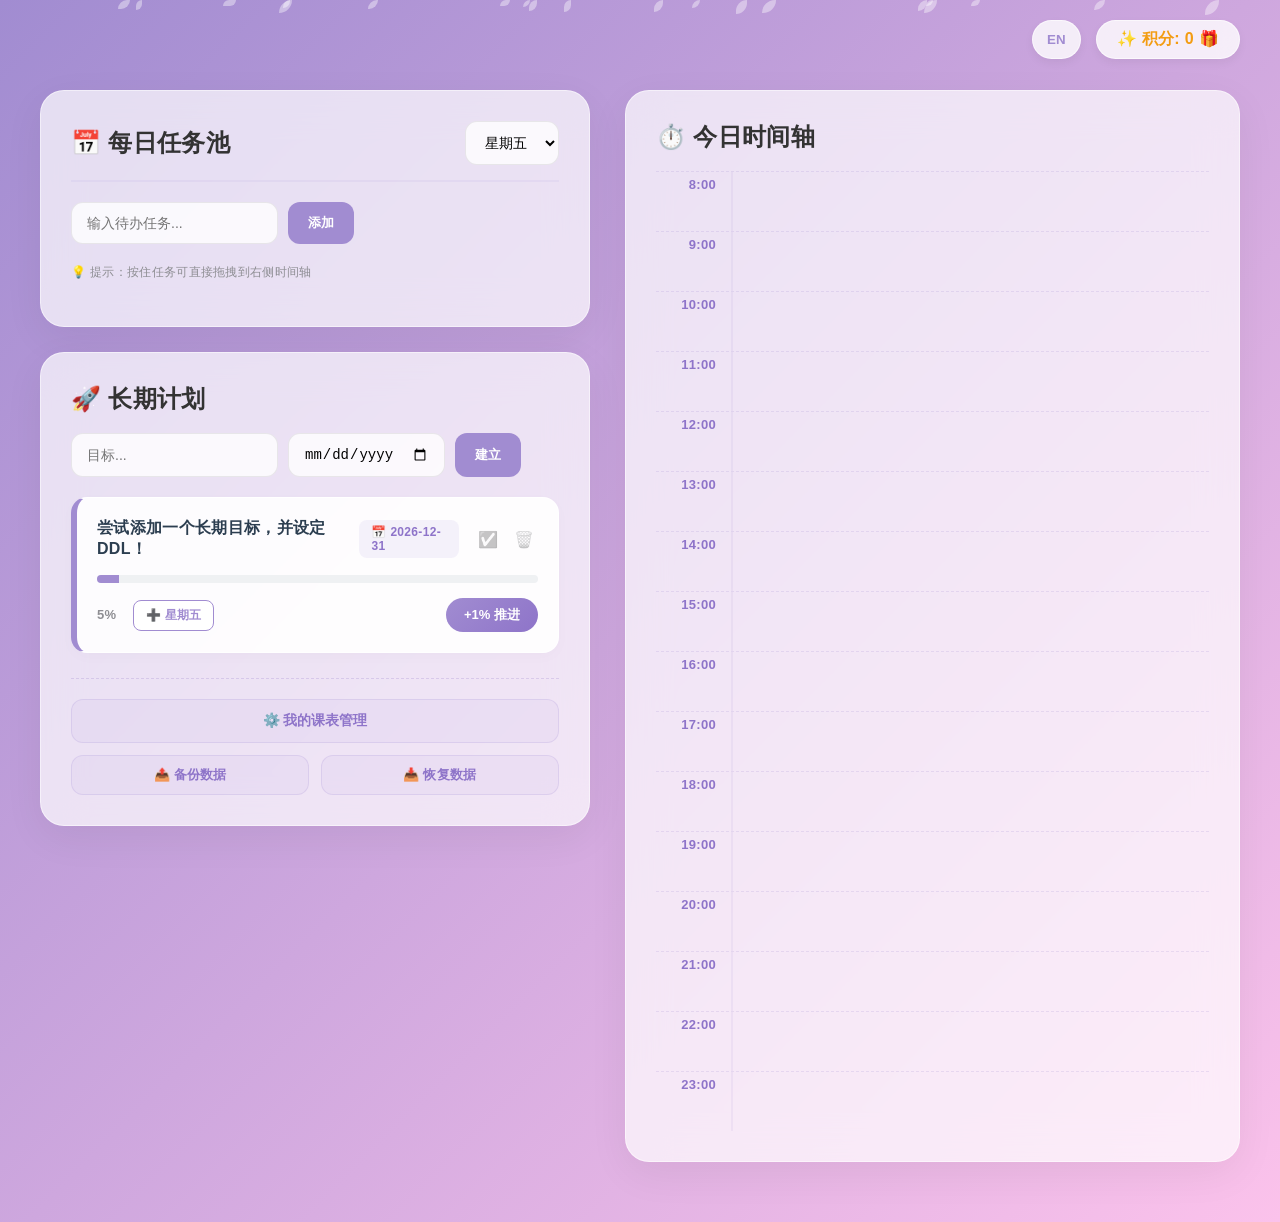
<file: index.html>
<!DOCTYPE html>
<html lang="zh-CN">
<head>
    <meta charset="UTF-8">
    <meta name="viewport" content="width=device-width, initial-scale=1.0">
    <title>我的全能仪表盘 | My Dashboard</title>
    <link rel="stylesheet" href="style.css">
</head>
<body>
    <div id="petal-container"></div>

    <div class="top-controls">
        <button class="mini-lang-btn" onclick="toggleLanguage()" id="langBtnText">EN</button>
        <div class="score-board" id="scoreBoard" onclick="toggleStore()" title="点击打开奖励商城">
            <span id="textScore">✨ 积分: </span><span id="scoreDisplay">0</span> 🎁
        </div>
    </div>

    <div class="main-layout">
        <div class="left-column">
            <div class="dashboard-panel">
                <div class="header-section">
                    <h2 id="textDailyTitle">📅 每日任务池</h2>
                    <select id="daySelector" onchange="changeDay()">
                        <option value="Monday">星期一</option>
                        <option value="Tuesday">星期二</option>
                        <option value="Wednesday">星期三</option>
                        <option value="Thursday">星期四</option>
                        <option value="Friday">星期五</option>
                        <option value="Saturday">星期六</option>
                        <option value="Sunday">星期日</option>
                    </select>
                </div>
                <div class="input-group">
                    <input type="text" id="dailyInput" placeholder="输入待办任务..." onkeypress="if(event.key === 'Enter') addDailyTask()">
                    <button id="btnAddDaily" onclick="addDailyTask()">添加</button>
                </div>
                <div class="drag-hint" id="textDragHint">💡 提示：按住任务可以拖拽到右侧时间轴</div>
                <ul id="dailyList"></ul>
            </div>

            <div class="dashboard-panel project-panel">
                <h2 id="textProjectTitle">🚀 长期计划</h2>
                <div class="input-group">
                    <input type="text" id="projectInput" placeholder="目标...">
                    <input type="date" id="projectDdl">
                    <button id="btnBuildProj" onclick="addProject()">建立</button>
                </div>
                <ul id="projectList"></ul>

                <div class="config-tools">
                    <button class="btn-tool" id="btnSettings" onclick="openSettings()">⚙️ 我的课表管理</button>
                    <div class="tool-group">
                        <button class="btn-tool-small" id="btnBackup" onclick="exportConfig()" title="导出 JSON 配置">📤 备份数据</button>
                        <label class="btn-tool-small btn-upload" id="lblRestore" title="导入 JSON 配置">
                            <span id="textRestore">📥 恢复数据</span> <input type="file" id="importFile" onchange="importConfig(event)" accept=".json" style="display:none;"/>
                        </label>
                    </div>
                </div>
            </div>
        </div>

        <div class="right-column dashboard-panel timeline-panel">
            <h2 id="textTimelineTitle">⏱️ 今日时间轴</h2>
            <div class="timeline-container" id="timelineContainer"></div>
        </div>
    </div>

    <div id="storeModal" class="modal-overlay hidden">
        <div class="modal-content">
            <button class="close-btn" onclick="toggleStore()">×</button>
            <div class="modal-header">
                <h3 id="textStoreTitle">🎁 奖励兑换中心</h3>
            </div>
            <div id="storeList" class="store-grid"></div>
        </div>
    </div>

    <div id="settingsModal" class="modal-overlay hidden">
        <div class="modal-content settings-content">
            <button class="close-btn" onclick="closeSettings()">×</button>
            <div class="modal-header">
                <h3 id="textSettingsTitle">⚙️ 课表排版引擎</h3>
            </div>
            
            <div class="settings-form">
                <select id="settingRepeat" onchange="toggleSettingDay()">
                    <option value="single">单次 (仅特定日期)</option>
                    <option value="workday">工作日重复 (周一至周五)</option>
                    <option value="weekend">周末重复 (周六至周日)</option>
                    <option value="everyday">每天重复</option>
                    <option value="custom">自定义 (多选)</option>
                </select>

                <select id="settingDay" onchange="renderSettingCourses()">
                    <option value="Monday">星期一</option>
                    <option value="Tuesday">星期二</option>
                    <option value="Wednesday">星期三</option>
                    <option value="Thursday">星期四</option>
                    <option value="Friday">星期五</option>
                    <option value="Saturday">星期六</option>
                    <option value="Sunday">星期日</option>
                </select>

                <div id="customDaysWrapper" class="custom-days-group" style="display: none;">
                    <label><input type="checkbox" value="Monday" class="custom-day-cb"> <span class="cb-lbl">一</span></label>
                    <label><input type="checkbox" value="Tuesday" class="custom-day-cb"> <span class="cb-lbl">二</span></label>
                    <label><input type="checkbox" value="Wednesday" class="custom-day-cb"> <span class="cb-lbl">三</span></label>
                    <label><input type="checkbox" value="Thursday" class="custom-day-cb"> <span class="cb-lbl">四</span></label>
                    <label><input type="checkbox" value="Friday" class="custom-day-cb"> <span class="cb-lbl">五</span></label>
                    <label><input type="checkbox" value="Saturday" class="custom-day-cb"> <span class="cb-lbl">六</span></label>
                    <label><input type="checkbox" value="Sunday" class="custom-day-cb"> <span class="cb-lbl">日</span></label>
                </div>

                <input type="text" id="courseName" placeholder="课程名称 (例: 高等数学)">
                
                <div style="display: flex; gap: 10px; align-items: center;">
                    <input type="time" id="courseStartTime" style="flex: 1;" required>
                    <span style="color:#8e8e93; font-size:14px; font-weight:bold;">至</span>
                    <input type="time" id="courseEndTime" style="flex: 1;" required>
                </div>
                
                <button class="btn-push" id="btnAddCourse" style="width: 100%; margin-top: 10px;" onclick="saveCourse()">➕ 批量添加至时间轴</button>
            </div>

            <div class="setting-list-header" id="textExistingClasses">当前预览日已有课程：</div>
            <ul id="settingCourseList" class="setting-course-list"></ul>
        </div>
    </div>

    <script src="schedule.js"></script>
    <script src="script.js"></script>
</body>
</html>
</file>
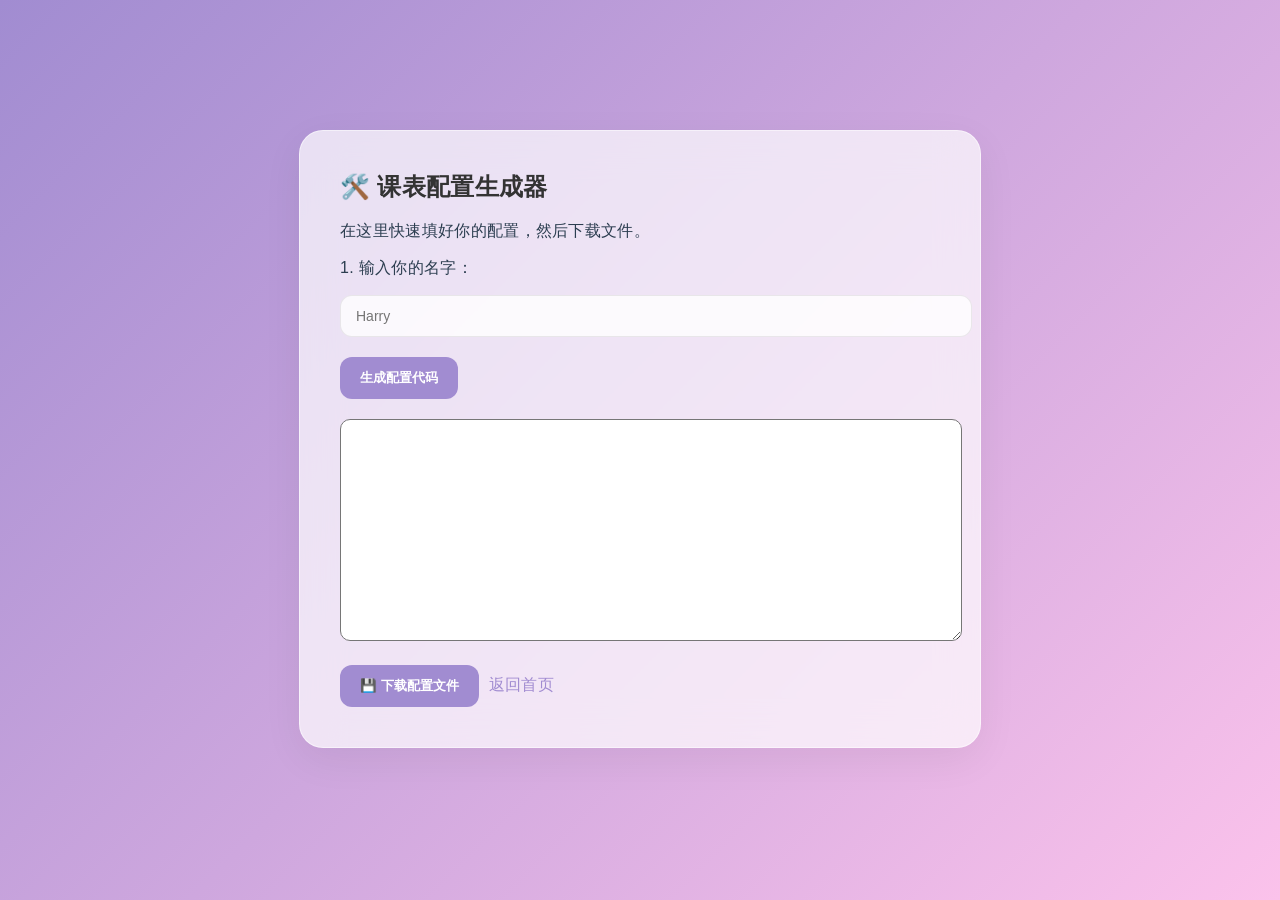
<file: config.html>
<!DOCTYPE html>
<html lang="zh-CN">
<head>
    <meta charset="UTF-8">
    <title>配置生成器 | Schedule Builder</title>
    <link rel="stylesheet" href="style.css">
    <style>
        .config-box { max-width: 600px; margin: 40px auto; padding: 40px; }
        textarea { width: 100%; height: 200px; margin-top: 20px; font-family: monospace; border-radius: 10px; padding: 10px; }
        .nav-btns { margin-top: 20px; display: flex; gap: 10px; }
    </style>
</head>
<body>
    <div class="config-box dashboard-panel">
        <h2>🛠️ 课表配置生成器</h2>
        <p>在这里快速填好你的配置，然后下载文件。</p>
        <div id="step1">
            <p>1. 输入你的名字：</p>
            <input type="text" id="cfgName" style="width:100%" placeholder="Harry">
            <button onclick="generateJSON()" style="margin-top:20px;">生成配置代码</button>
        </div>
        <div id="step2">
            <textarea id="jsonOutput" readonly></textarea>
            <div class="nav-btns">
                <button onclick="downloadCfg()">💾 下载配置文件</button>
                <a href="index.html" style="color:#a18cd1; text-decoration:none; padding-top:10px;">返回首页</a>
            </div>
        </div>
    </div>
    <script>
        function generateJSON() {
            const name = document.getElementById('cfgName').value || "User";
            const template = {
                schedule: {
                    Monday: { classes: [], tasks: [] },
                    Tuesday: { classes: [], tasks: [] },
                    Wednesday: { classes: [], tasks: [] },
                    Thursday: { classes: [], tasks: [] },
                    Friday: { classes: [{text: "示例课程", startHour: 9, endHour: 11}], tasks: [] },
                    Saturday: { classes: [], tasks: [] },
                    Sunday: { classes: [], tasks: [] }
                },
                projects: [{ title: name + " 的首个目标", progress: 0 }],
                score: 0
            };
            document.getElementById('jsonOutput').value = JSON.stringify(template, null, 4);
        }
        function downloadCfg() {
            const data = document.getElementById('jsonOutput').value;
            const blob = new Blob([data], {type: "application/json"});
            const url = URL.createObjectURL(blob);
            const a = document.createElement('a');
            a.href = url; a.download = "schedule_config.json"; a.click();
        }
    </script>
</body>
</html>
</file>
<file: style.css>
/* ========================================== */
/* --- 基础与全局滚动配置 --- */
/* ========================================== */
body { 
    font-family: -apple-system, BlinkMacSystemFont, "PingFang SC", "Microsoft YaHei", sans-serif; 
    background: linear-gradient(135deg, #a18cd1 0%, #fbc2eb 100%); 
    min-height: 100vh; margin: 0; color: #2c3e50; 
    padding: 90px 40px 60px 40px; /* 顶部留出 90px 防止挤压 */
    box-sizing: border-box; 
    overflow-y: auto; overflow-x: hidden; letter-spacing: 0.02em; 
}

#petal-container { position: fixed; top: 0; left: 0; width: 100%; height: 100%; pointer-events: none; z-index: 0; }
.petal { position: absolute; background-color: rgba(255, 255, 255, 0.4); border-radius: 15px 0px 15px 0px; animation: fall linear infinite; }
@keyframes fall { 0% { top: -10%; transform: translateX(0) rotate(0deg); opacity: 0.8; } 100% { top: 110%; transform: translateX(150px) rotate(360deg); opacity: 0.1; } }

/* ========================================== */
/* --- 顶部控制区 --- */
/* ========================================== */
.top-controls { position: fixed; top: 20px; right: 40px; display: flex; gap: 15px; z-index: 100; }
.mini-lang-btn, .score-board { 
    background: rgba(255,255,255,0.8); backdrop-filter: blur(10px); 
    border: 1px solid rgba(255,255,255,0.6); border-radius: 20px; 
    font-weight: bold; cursor: pointer; transition: 0.3s; box-shadow: 0 4px 10px rgba(0,0,0,0.05);
}
.mini-lang-btn { padding: 6px 14px; color: #a18cd1; }
.score-board { padding: 8px 20px; color: #f39c12; font-size: 16px; border-radius: 30px; }
.mini-lang-btn:hover, .score-board:hover { transform: translateY(-2px); }

/* ========================================== */
/* --- 全局布局 --- */
/* ========================================== */
.main-layout { display: grid; grid-template-columns: 550px 1fr; gap: 35px; width: 100%; max-width: 1700px; margin: 0 auto; position: relative; z-index: 1; }
.left-column { display: flex; flex-direction: column; gap: 25px; }
.dashboard-panel { background: rgba(255, 255, 255, 0.7); backdrop-filter: blur(20px); border: 1px solid rgba(255, 255, 255, 0.5); border-radius: 24px; padding: 30px; box-shadow: 0 12px 40px rgba(0,0,0,0.06); }

/* ========================================== */
/* --- 标题与输入组件 --- */
/* ========================================== */
.header-section { display: flex; justify-content: space-between; align-items: center; border-bottom: 2px solid rgba(161, 140, 209, 0.1); padding-bottom: 15px; margin-bottom: 20px; }
h2, h3 { margin: 0 0 18px 0; color: #333; } /* 增加呼吸感 */
.header-section h2 { margin: 0; } /* 特例修正 */

.input-group { display: flex; gap: 10px; margin-bottom: 20px; flex-wrap: wrap; }
input[type="text"], input[type="date"], input[type="number"], input[type="time"], select { 
    padding: 12px 15px; border: 1px solid rgba(0,0,0,0.08); border-radius: 12px; 
    background: rgba(255,255,255,0.8); outline: none; font-size: 14px; transition: 0.3s;
}
input:focus, select:focus { border-color: #a18cd1; box-shadow: 0 0 0 3px rgba(161, 140, 209, 0.1); }
button { padding: 12px 20px; background-color: #a18cd1; color: white; border: none; border-radius: 12px; cursor: pointer; font-weight: bold; transition: 0.3s; }
button:hover { background-color: #8e74c9; transform: translateY(-2px); box-shadow: 0 5px 15px rgba(161, 140, 209, 0.3); }
.drag-hint { font-size: 12px; color: #8e8e93; margin-bottom: 15px; }

/* ========================================== */
/* --- 任务卡片与长期项目 --- */
/* ========================================== */
ul { padding: 0; margin: 0; list-style: none; }
li { background: rgba(255, 255, 255, 0.9); border: 1px solid rgba(255, 255, 255, 0.8); margin-bottom: 15px; border-radius: 16px; padding: 20px; border-left: 6px solid #a18cd1; box-shadow: 0 4px 15px rgba(0,0,0,0.02); transition: 0.3s; }
li:hover { transform: translateY(-2px); box-shadow: 0 8px 25px rgba(0,0,0,0.05); }

.project-header { display: flex; justify-content: space-between; align-items: center; margin-bottom: 15px; }
.project-title-group { display: flex; justify-content: space-between; align-items: center; flex: 1; margin-right: 15px; }
.project-title { font-weight: bold; font-size: 16px; }
.ddl-badge { font-size: 12px; background: rgba(161, 140, 209, 0.1); color: #8e74c9; padding: 5px 12px; border-radius: 8px; font-weight: bold; }
.btn-delete-icon { background: none; border: none; padding: 0; color: #e74c3c; cursor: pointer; opacity: 0.5; font-size: 16px; box-shadow: none;}
.btn-delete-icon:hover { opacity: 1; background: none; transform: scale(1.1); box-shadow: none;}

.progress-container { background: #eff1f3; height: 8px; border-radius: 10px; overflow: hidden; margin: 12px 0; }
.progress-bar { height: 100%; transition: 0.6s cubic-bezier(0.4, 0, 0.2, 1); }
.project-controls { display: flex; justify-content: space-between; align-items: center; margin-top: 15px; }
.btn-push { background: linear-gradient(135deg, #a18cd1 0%, #8e74c9 100%); color: white; padding: 8px 18px; border-radius: 20px; font-size: 13px; }
.btn-decompose { background: white; color: #a18cd1; border: 1px solid #a18cd1; padding: 6px 12px; font-size: 12px; border-radius: 8px; cursor: pointer; margin-left: 12px; }
.btn-decompose:hover { background: #a18cd1; color: white; }

/* ========================================== */
/* --- 左下角工具栏 --- */
/* ========================================== */
.config-tools { margin-top: 25px; padding-top: 20px; border-top: 1px dashed rgba(161, 140, 209, 0.3); display: flex; flex-direction: column; gap: 12px; }
.tool-group { display: flex; gap: 12px; }
.btn-tool, .btn-tool-small { background: rgba(161, 140, 209, 0.08); color: #8e74c9; border: 1px solid rgba(161, 140, 209, 0.2); border-radius: 12px; font-weight: bold; transition: 0.2s; text-align: center; box-shadow: none; }
.btn-tool { width: 100%; padding: 12px; font-size: 14px; }
.btn-tool-small { flex: 1; padding: 10px; font-size: 13px; }
.btn-tool:hover, .btn-tool-small:hover { background: #a18cd1; color: white; transform: translateY(-2px); box-shadow: 0 4px 15px rgba(161, 140, 209, 0.2); }
.btn-upload { display: flex; justify-content: center; align-items: center; margin: 0; box-sizing: border-box; cursor: pointer;}

/* ========================================== */
/* --- 右侧时间轴 --- */
/* ========================================== */
.timeline-container { position: relative; height: 960px; margin-top: 10px;}
.time-slot { display: flex; border-top: 1px dashed rgba(161, 140, 209, 0.2); height: 60px; box-sizing: border-box; }
.time-label { width: 60px; font-size: 13px; color: #8e74c9; font-weight: bold; text-align: right; padding-right: 15px; padding-top: 5px;}
.drop-zone { flex: 1; border-left: 2px solid rgba(161, 140, 209, 0.1); position: relative; }
.timeline-block { position: absolute; left: 75px; right: 20px; border-radius: 12px; padding: 12px 16px; color: #fff; box-shadow: 0 6px 20px rgba(0,0,0,0.1); z-index: 5; box-sizing: border-box; display:flex; flex-direction:column; line-height: 1.4; overflow: hidden;}
.block-title { font-weight: bold; font-size: 14px; }
.block-time { font-size: 11px; opacity: 0.9; }

/* ========================================== */
/* --- 弹窗组件 (商城 & 设置) --- */
/* ========================================== */
.modal-overlay { position: fixed; top: 0; left: 0; width: 100vw; height: 100vh; background: rgba(0, 0, 0, 0.4); backdrop-filter: blur(12px); display: flex; justify-content: center; align-items: center; z-index: 10000; }
.modal-overlay.hidden { display: none !important; }
.modal-content { background: rgba(255, 255, 255, 0.95); width: 450px; border-radius: 28px; padding: 35px; position: relative; box-shadow: 0 25px 50px rgba(0,0,0,0.2); border: 1px solid rgba(255,255,255,0.6); }
.close-btn { position: absolute; top: 20px; right: 20px; background: rgba(0,0,0,0.05); color: #888; border: none; width: 32px; height: 32px; border-radius: 50%; display: flex; justify-content: center; align-items: center; font-size: 20px; cursor: pointer; transition: 0.2s; box-shadow: none; padding: 0;}
.close-btn:hover { background: #ff6b6b; color: white; transform: rotate(90deg); }

.store-grid { display: flex; flex-direction: column; gap: 15px; }
.store-item { display: flex; justify-content: space-between; align-items: center; background: white; padding: 15px 20px; border-radius: 16px; box-shadow: 0 4px 10px rgba(0,0,0,0.03); }
.item-info { display: flex; align-items: center; gap: 15px; }
.item-name { font-weight: bold; font-size: 15px; }
.item-cost { color: #f39c12; font-size: 13px; font-weight: bold; }
.btn-redeem { background: #f39c12; color: white; padding: 8px 16px; border-radius: 12px; font-size: 13px; }
.btn-redeem:disabled { background: #d1d1d6; box-shadow: none; opacity: 0.6; cursor: not-allowed;}

/* ========================================== */
/* --- 课表排版引擎专属样式 --- */
/* ========================================== */
.settings-content { width: 480px; } /* 加宽适应输入框 */
.settings-form { display: flex; flex-direction: column; gap: 12px; margin-bottom: 25px; background: rgba(0,0,0,0.03); padding: 20px; border-radius: 18px; }
.setting-list-header { font-size: 13px; color: #8e8e93; font-weight: bold; margin-bottom: 12px; }
.setting-course-list { max-height: 220px; overflow-y: auto; padding: 0; }
.setting-course-item { display: flex; justify-content: space-between; align-items: center; background: white; padding: 12px 18px; border-radius: 12px; margin-bottom: 10px; border-left: 4px solid #3498db; box-shadow: 0 2px 8px rgba(0,0,0,0.02); }

/* 自定义多选框组样式 */
.custom-days-group {
    display: flex;
    flex-wrap: wrap;
    justify-content: space-between;
    background: rgba(255,255,255,0.8);
    padding: 12px 15px;
    border-radius: 12px;
    border: 1px solid rgba(0,0,0,0.08);
}
.custom-days-group label {
    font-size: 13px;
    display: flex;
    align-items: center;
    gap: 5px;
    cursor: pointer;
    color: #2c3e50;
    font-weight: bold;
}
.custom-days-group input[type="checkbox"] {
    width: auto !important;
    margin: 0;
    cursor: pointer;
    accent-color: #a18cd1; 
}

::-webkit-scrollbar { width: 8px; }
::-webkit-scrollbar-thumb { background: rgba(161, 140, 209, 0.4); border-radius: 10px; }

/* ========================================== */
/* --- 长期目标：动态 DDL 与双动作按钮样式 --- */
/* ========================================== */

/* 动态 DDL 容器（使用透明 Input 覆盖在 Badge 上实现无缝点击） */
.ddl-container { position: relative; display: inline-flex; align-items: center; }
.ddl-input-hidden { position: absolute; top: 0; left: 0; width: 100%; height: 100%; opacity: 0; cursor: pointer; }
.ddl-badge.empty { background: transparent; border: 1px dashed #a18cd1; color: #a18cd1; }
.ddl-container:hover .ddl-badge { background: rgba(161, 140, 209, 0.2); transform: translateY(-1px); }

/* 右上角操作区对齐 */
.project-actions { display: flex; gap: 8px; align-items: center; }
.btn-icon { background: none; border: none; padding: 4px; cursor: pointer; border-radius: 6px; transition: 0.2s; font-size: 16px; display: flex; justify-content: center; align-items: center;}
.btn-icon:hover { transform: scale(1.15); }

/* 完成按钮 ✅ */
.btn-complete { filter: grayscale(100%); opacity: 0.6; }
.btn-complete:hover { filter: grayscale(0%); opacity: 1; background: rgba(46, 204, 113, 0.1); }

/* 删除/取消按钮 🗑️ */
.btn-delete { filter: grayscale(100%); opacity: 0.5; }
.btn-delete:hover { filter: grayscale(0%); opacity: 1; background: rgba(231, 76, 60, 0.1); }
</file>
